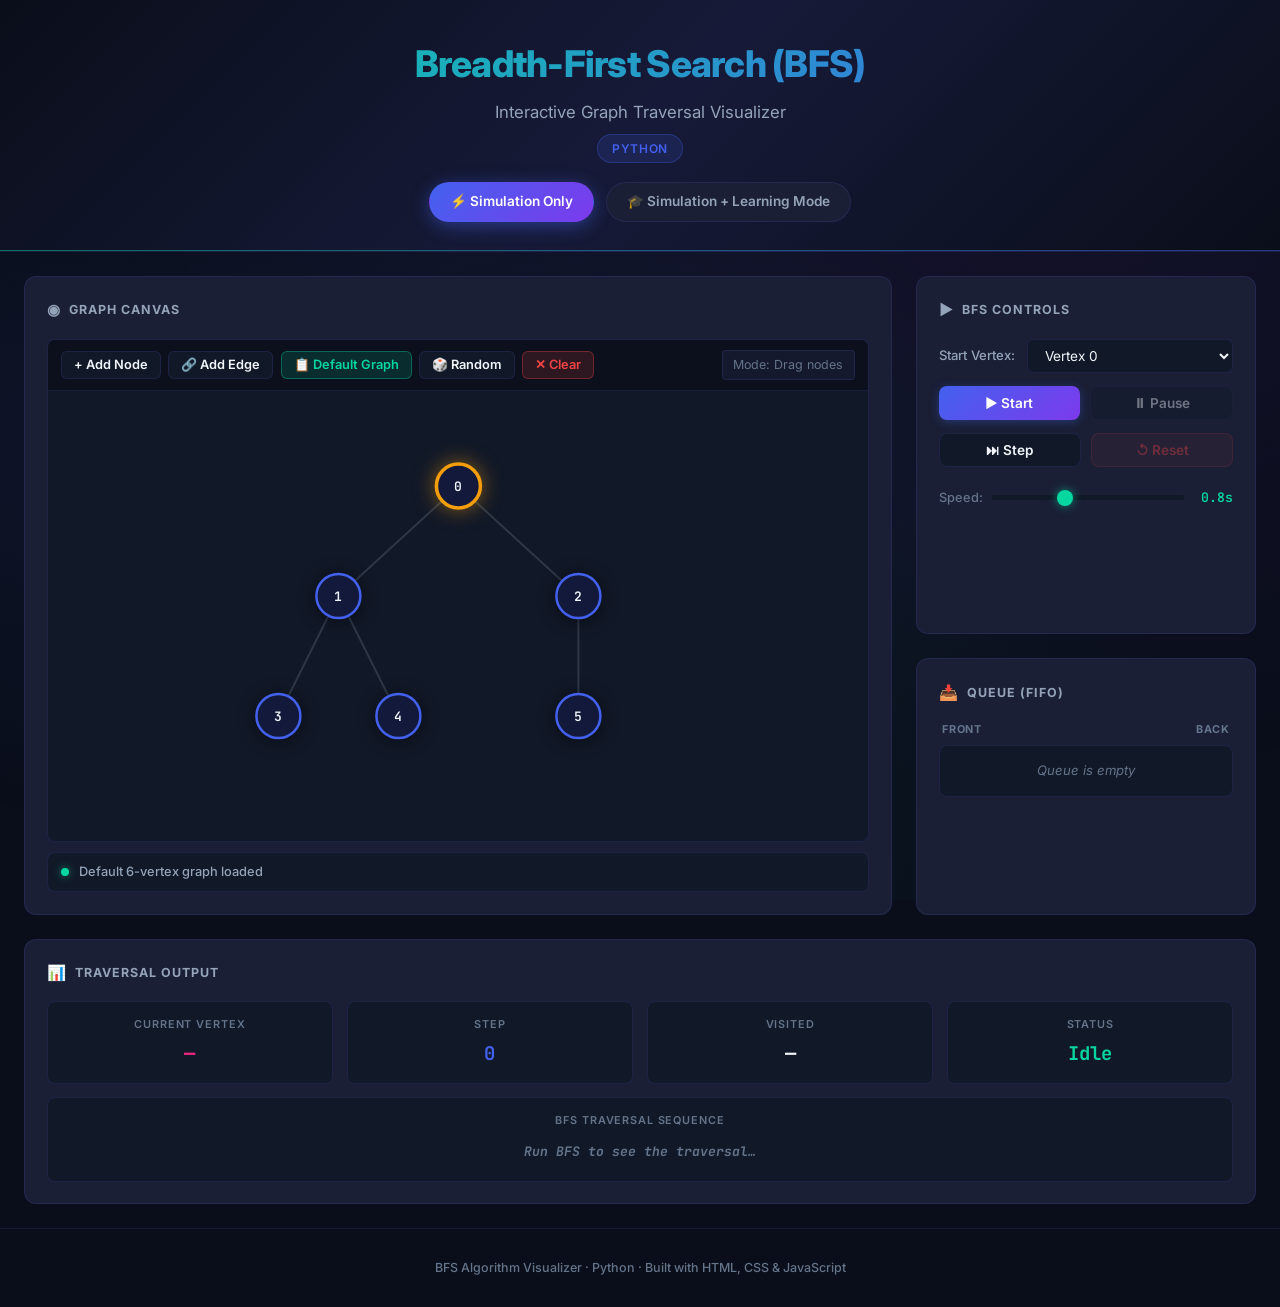
<file: index.html>
<!DOCTYPE html>
<html lang="en">
<head>
  <meta charset="UTF-8">
  <meta name="viewport" content="width=device-width, initial-scale=1.0">
  <meta http-equiv="refresh" content="0; url=visualization/index.html">
  <title>Breadth-First Search (BFS) Visualizer</title>
  <script>
    window.location.replace("visualization/index.html");
  </script>
  <style>
    body {
      background: #0a0e1a;
      color: #94a3b8;
      font-family: -apple-system, BlinkMacSystemFont, "Segoe UI", Roboto, sans-serif;
      display: flex;
      justify-content: center;
      align-items: center;
      height: 100vh;
      margin: 0;
      text-align: center;
    }
    a {
      color: #06d6a0;
      text-decoration: none;
      font-weight: 600;
    }
    a:hover {
      text-decoration: underline;
    }
  </style>
</head>
<body>
  <p>Redirecting to <a href="visualization/index.html">Breadth-First Search Visualizer</a>...</p>
</body>
</html>
</file>
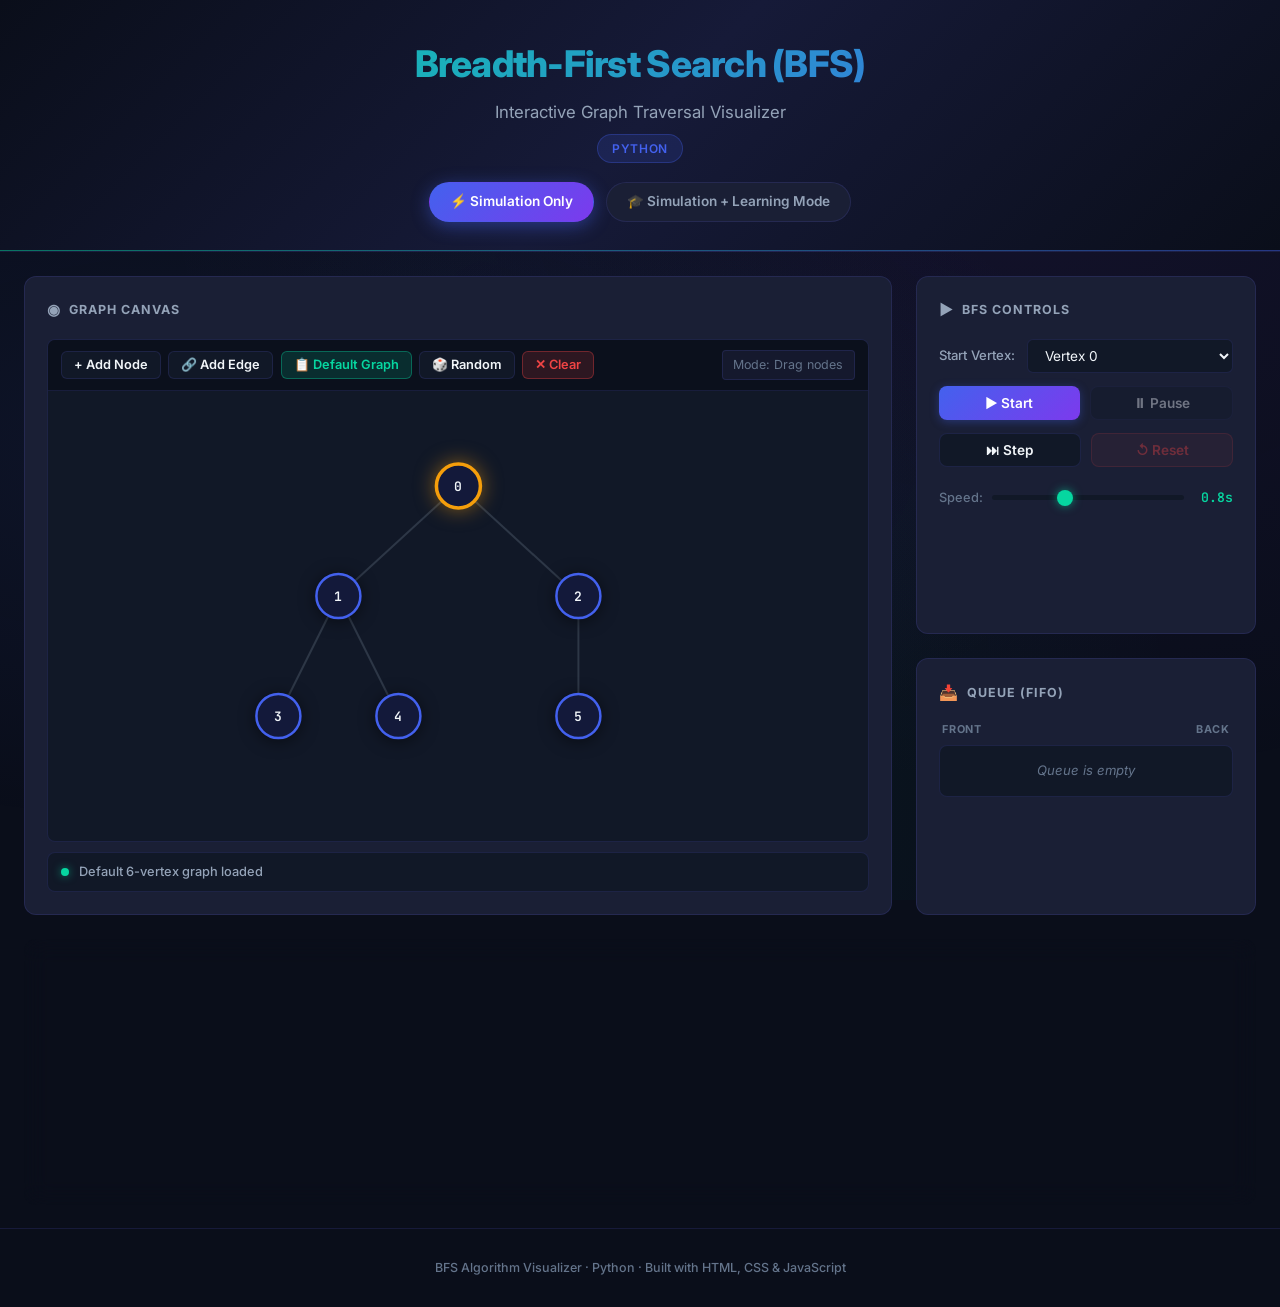
<file: visualization/index.html>
<!DOCTYPE html>
<html lang="en">
<head>
  <meta charset="UTF-8">
  <meta name="viewport" content="width=device-width, initial-scale=1.0">
  <meta name="description" content="Interactive Breadth-First Search (BFS) algorithm visualizer. Watch BFS traverse graphs in real-time with animated nodes, queue visualization, and traversal output. .">
  <title>BFS Visualizer — Graph Canvas</title>
  <link rel="stylesheet" href="style.css">
</head>
<body>

  <!-- ===== HEADER ===== -->
  <header class="header">
    <h1>Breadth-First Search (BFS)</h1>
    <p class="subtitle">Interactive Graph Traversal Visualizer</p>
    <span class="badge">Python</span>

    <nav class="page-nav">
      <a href="index.html" class="nav-link active">⚡ Simulation Only</a>
      <a href="learn.html" class="nav-link">🎓 Simulation + Learning Mode</a>
    </nav>
  </header>

  <!-- ===== MAIN APP ===== -->
  <main class="app-container">

    <!-- ── Graph Canvas ── -->
    <section class="graph-section card" id="graph-section">
      <div class="card-title"><span class="icon">◉</span> Graph Canvas</div>
      <div class="graph-canvas-wrapper" id="graph-canvas-wrapper">
        <div class="canvas-toolbar">
          <button class="btn btn-sm" id="btn-add-node" title="Click canvas to add node">+ Add Node</button>
          <button class="btn btn-sm" id="btn-add-edge" title="Click two nodes to connect">🔗 Add Edge</button>
          <button class="btn btn-sm btn-success" id="btn-load-default">📋 Default Graph</button>
          <button class="btn btn-sm" id="btn-random-graph">🎲 Random</button>
          <button class="btn btn-sm btn-danger" id="btn-clear-graph">✕ Clear</button>
          <div class="canvas-mode-info" id="canvas-mode-info">Mode: Drag nodes</div>
        </div>
        <svg id="graph-svg" xmlns="http://www.w3.org/2000/svg">
          <defs>
            <filter id="glow">
              <feGaussianBlur stdDeviation="3" result="coloredBlur"/>
              <feMerge>
                <feMergeNode in="coloredBlur"/>
                <feMergeNode in="SourceGraphic"/>
              </feMerge>
            </filter>
          </defs>
          <g id="edges-group"></g>
          <g id="nodes-group"></g>
        </svg>
      </div>
      <div class="status-bar">
        <div class="status-dot ready" id="status-dot"></div>
        <span class="status-text" id="status-text">Ready — add nodes or load a graph</span>
      </div>
    </section>

    <!-- ── Controls ── -->
    <section class="controls-section card" id="controls-section">
      <div class="card-title"><span class="icon">▶</span> BFS Controls</div>
      <div class="controls-grid">
        <div class="start-vertex-row">
          <label for="start-vertex-select">Start Vertex:</label>
          <select id="start-vertex-select"><option value="">— add nodes —</option></select>
        </div>
        <div class="controls-row">
          <button class="btn btn-primary" id="btn-start-bfs" disabled>▶ Start</button>
          <button class="btn" id="btn-pause-bfs" disabled>⏸ Pause</button>
        </div>
        <div class="controls-row">
          <button class="btn" id="btn-step-bfs" disabled>⏭ Step</button>
          <button class="btn btn-danger" id="btn-reset-bfs" disabled>↺ Reset</button>
        </div>
        <div class="speed-control">
          <label for="speed-slider">Speed:</label>
          <input type="range" id="speed-slider" min="100" max="2000" value="800" step="100">
          <span class="speed-label" id="speed-label">0.8s</span>
        </div>
      </div>
    </section>

    <!-- ── Queue ── -->
    <section class="queue-section card" id="queue-section">
      <div class="card-title"><span class="icon">📥</span> Queue (FIFO)</div>
      <div style="display:flex; justify-content:space-between; font-size:0.68rem; color:var(--text-muted); font-weight:700; letter-spacing:0.08em; margin-bottom:0.4rem; padding:0 0.2rem;">
        <span>FRONT</span>
        <span>BACK</span>
      </div>
      <div class="queue-container" id="queue-container">
        <span class="queue-empty" id="queue-empty-msg">Queue is empty</span>
      </div>
    </section>

    <!-- ── Output ── -->
    <section class="output-section card" id="output-section">
      <div class="card-title"><span class="icon">📊</span> Traversal Output</div>
      <div class="info-grid">
        <div class="info-item">
          <div class="label">Current Vertex</div>
          <div class="value highlight-pink" id="info-current">—</div>
        </div>
        <div class="info-item">
          <div class="label">Step</div>
          <div class="value highlight-blue" id="info-step">0</div>
        </div>
        <div class="info-item">
          <div class="label">Visited</div>
          <div class="value" id="info-visited">—</div>
        </div>
        <div class="info-item">
          <div class="label">Status</div>
          <div class="value highlight-cyan" id="info-status">Idle</div>
        </div>
        <div class="info-item" style="grid-column: 1 / -1;">
          <div class="label">BFS Traversal Sequence</div>
          <div class="value traversal-sequence" id="info-traversal">
            <span style="color: var(--text-muted); font-style: italic; font-size: 0.82rem;">Run BFS to see the traversal…</span>
          </div>
        </div>
      </div>
    </section>

  </main>

  <!-- ===== FOOTER ===== -->
  <footer class="footer">
    BFS Algorithm Visualizer · Python · Built with HTML, CSS & JavaScript
  </footer>

  <script src="script.js"></script>
</body>
</html>
</file>
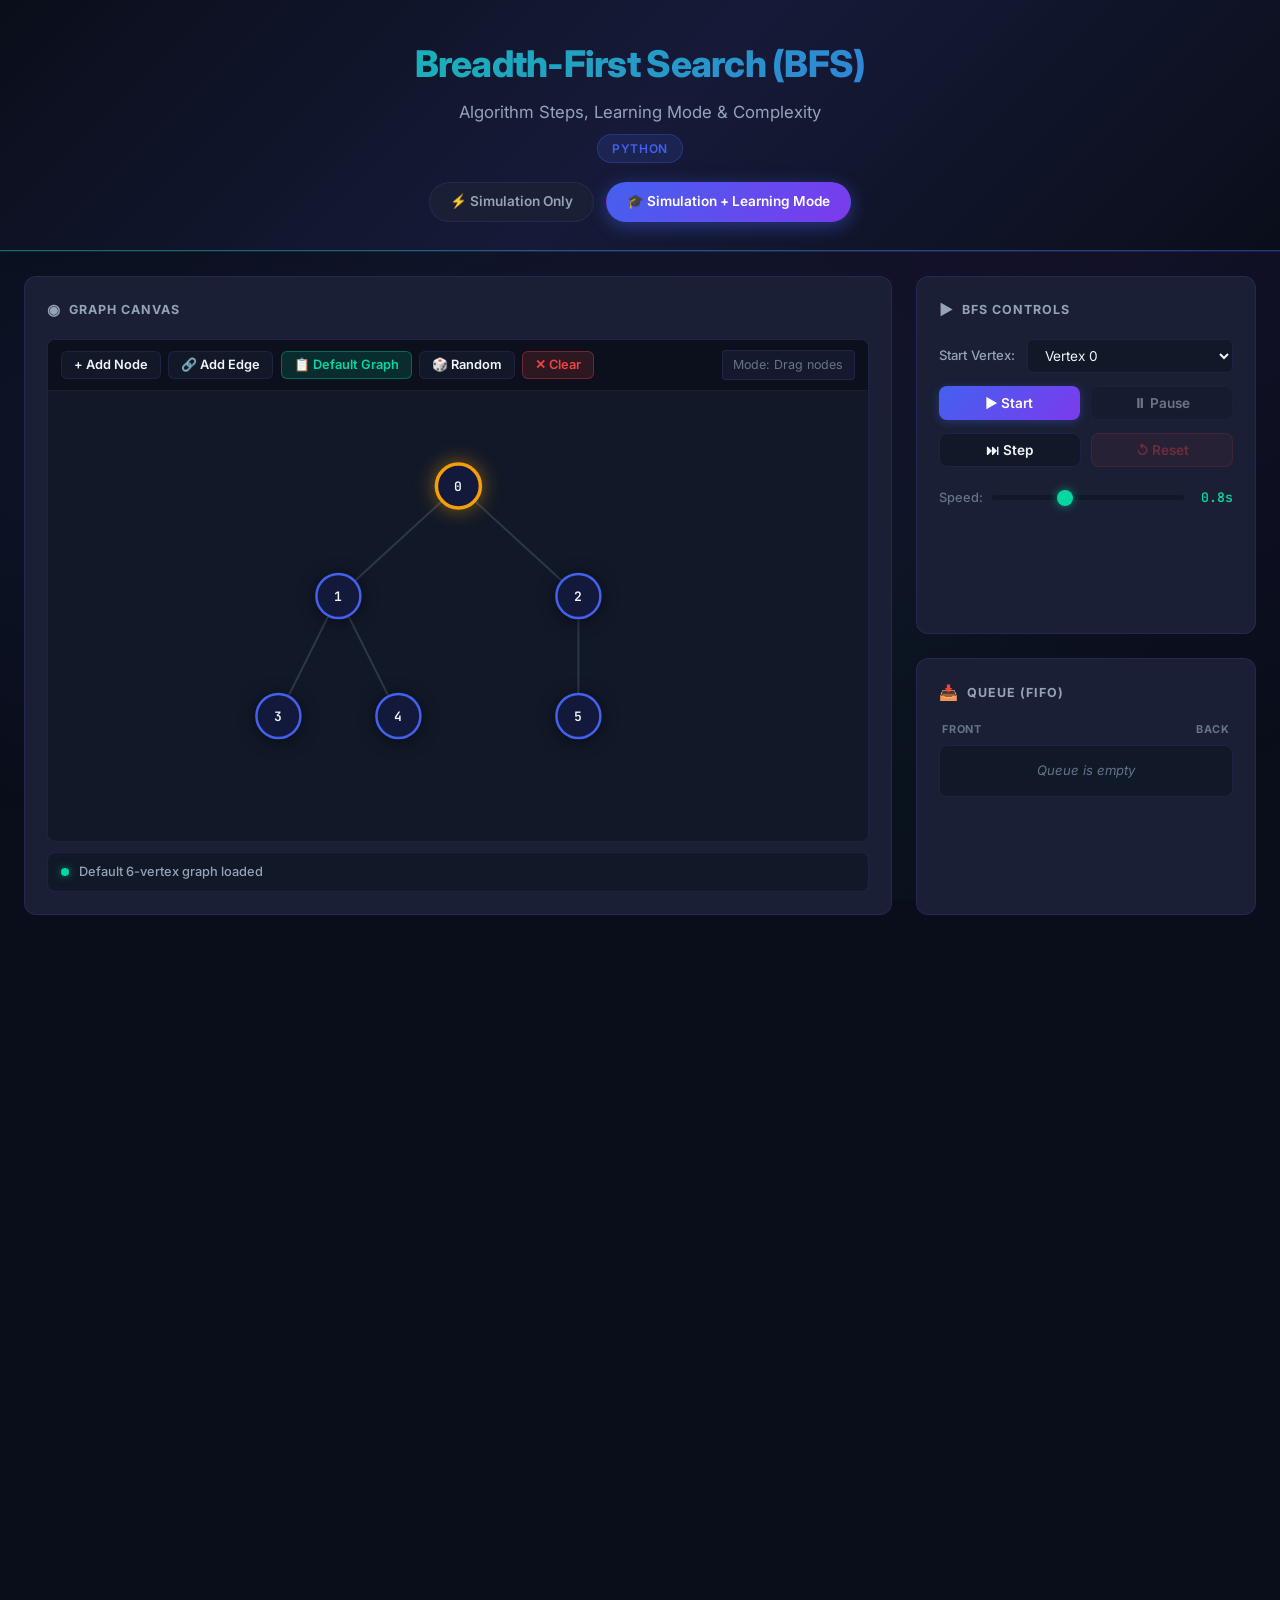
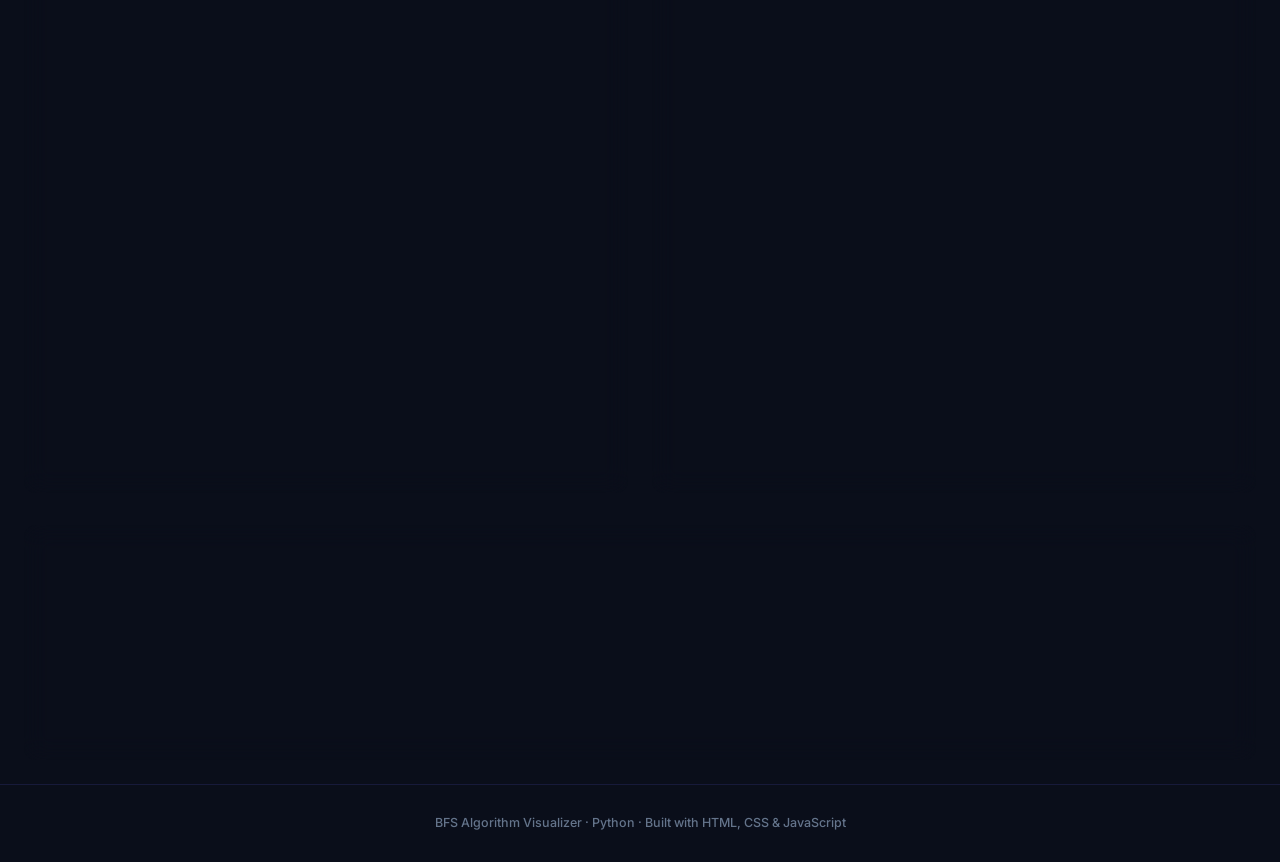
<file: visualization/learn.html>
<!DOCTYPE html>
<html lang="en">
<head>
  <meta charset="UTF-8">
  <meta name="viewport" content="width=device-width, initial-scale=1.0">
  <meta name="description" content="Learn BFS step-by-step with algorithm walkthrough, pseudocode highlighting, learning mode explanations, and complexity analysis. .">
  <title>BFS Visualizer — Learn & Complexity</title>
  <link rel="stylesheet" href="style.css">
</head>
<body>

  <!-- ===== HEADER ===== -->
  <header class="header">
    <h1>Breadth-First Search (BFS)</h1>
    <p class="subtitle">Algorithm Steps, Learning Mode & Complexity</p>
    <span class="badge">Python</span>

    <nav class="page-nav">
      <a href="index.html" class="nav-link">⚡ Simulation Only</a>
      <a href="learn.html" class="nav-link active">🎓 Simulation + Learning Mode</a>
    </nav>
  </header>

  <!-- ===== MAIN APP ===== -->
  <main class="app-container">

    <!-- ── Graph Canvas ── -->
    <section class="graph-section card" id="graph-section">
      <div class="card-title"><span class="icon">◉</span> Graph Canvas</div>
      <div class="graph-canvas-wrapper" id="graph-canvas-wrapper">
        <div class="canvas-toolbar">
          <button class="btn btn-sm" id="btn-add-node" title="Click canvas to add node">+ Add Node</button>
          <button class="btn btn-sm" id="btn-add-edge" title="Click two nodes to connect">🔗 Add Edge</button>
          <button class="btn btn-sm btn-success" id="btn-load-default">📋 Default Graph</button>
          <button class="btn btn-sm" id="btn-random-graph">🎲 Random</button>
          <button class="btn btn-sm btn-danger" id="btn-clear-graph">✕ Clear</button>
          <div class="canvas-mode-info" id="canvas-mode-info">Mode: Drag nodes</div>
        </div>
        <svg id="graph-svg" xmlns="http://www.w3.org/2000/svg">
          <defs>
            <filter id="glow">
              <feGaussianBlur stdDeviation="3" result="coloredBlur"/>
              <feMerge>
                <feMergeNode in="coloredBlur"/>
                <feMergeNode in="SourceGraphic"/>
              </feMerge>
            </filter>
          </defs>
          <g id="edges-group"></g>
          <g id="nodes-group"></g>
        </svg>
      </div>
      <div class="status-bar">
        <div class="status-dot ready" id="status-dot"></div>
        <span class="status-text" id="status-text">Ready — add nodes or load a graph</span>
      </div>
    </section>

    <!-- ── Controls ── -->
    <section class="controls-section card" id="controls-section">
      <div class="card-title"><span class="icon">▶</span> BFS Controls</div>
      <div class="controls-grid">
        <div class="start-vertex-row">
          <label for="start-vertex-select">Start Vertex:</label>
          <select id="start-vertex-select"><option value="">— add nodes —</option></select>
        </div>
        <div class="controls-row">
          <button class="btn btn-primary" id="btn-start-bfs" disabled>▶ Start</button>
          <button class="btn" id="btn-pause-bfs" disabled>⏸ Pause</button>
        </div>
        <div class="controls-row">
          <button class="btn" id="btn-step-bfs" disabled>⏭ Step</button>
          <button class="btn btn-danger" id="btn-reset-bfs" disabled>↺ Reset</button>
        </div>
        <div class="speed-control">
          <label for="speed-slider">Speed:</label>
          <input type="range" id="speed-slider" min="100" max="2000" value="800" step="100">
          <span class="speed-label" id="speed-label">0.8s</span>
        </div>
      </div>
    </section>

    <!-- ── Queue ── -->
    <section class="queue-section card" id="queue-section">
      <div class="card-title"><span class="icon">📥</span> Queue (FIFO)</div>
      <div style="display:flex; justify-content:space-between; font-size:0.68rem; color:var(--text-muted); font-weight:700; letter-spacing:0.08em; margin-bottom:0.4rem; padding:0 0.2rem;">
        <span>FRONT</span>
        <span>BACK</span>
      </div>
      <div class="queue-container" id="queue-container">
        <span class="queue-empty" id="queue-empty-msg">Queue is empty</span>
      </div>
    </section>

    <!-- ── Output ── -->
    <section class="output-section card" id="output-section">
      <div class="card-title"><span class="icon">📊</span> Traversal Output</div>
      <div class="info-grid">
        <div class="info-item">
          <div class="label">Current Vertex</div>
          <div class="value highlight-pink" id="info-current">—</div>
        </div>
        <div class="info-item">
          <div class="label">Step</div>
          <div class="value highlight-blue" id="info-step">0</div>
        </div>
        <div class="info-item">
          <div class="label">Visited</div>
          <div class="value" id="info-visited">—</div>
        </div>
        <div class="info-item">
          <div class="label">Status</div>
          <div class="value highlight-cyan" id="info-status">Idle</div>
        </div>
        <div class="info-item" style="grid-column: 1 / -1;">
          <div class="label">BFS Traversal Sequence</div>
          <div class="value traversal-sequence" id="info-traversal">
            <span style="color: var(--text-muted); font-style: italic; font-size: 0.82rem;">Run BFS to see the traversal…</span>
          </div>
        </div>
      </div>
    </section>

    <!-- ── Learning Mode ── -->
    <section class="learning-panel card" id="learning-panel">
      <div class="card-title"><span class="icon">🎓</span> Learning Mode</div>
      <div class="learning-toggle">
        <label class="toggle-switch">
          <input type="checkbox" id="learning-toggle" checked>
          <span class="toggle-slider"></span>
        </label>
        <label for="learning-toggle">Explain each step in plain English</label>
      </div>
      <div class="learning-message" id="learning-message">
        Build a graph and press <strong>Start</strong> to see step-by-step explanations of the BFS algorithm.
      </div>
    </section>

    <!-- ── Bottom Panels ── -->
    <div class="bottom-panels">

      <!-- Algorithm Steps & Pseudocode -->
      <section class="card algorithm-panel" id="algorithm-panel">
        <div class="card-title"><span class="icon">📖</span> Algorithm Steps &amp; Pseudocode</div>
        <ol class="steps-list" id="algo-steps">
          <li id="algo-step-1">Choose a starting vertex.</li>
          <li id="algo-step-2">Mark it as visited.</li>
          <li id="algo-step-3">Insert it into the queue.</li>
          <li id="algo-step-4">Remove the front vertex from the queue.</li>
          <li id="algo-step-5">Add its unvisited neighbours to the queue and mark them visited.</li>
          <li id="algo-step-6">Repeat until the queue is empty.</li>
        </ol>

        <div class="pseudocode" id="pseudocode">
          <span class="function">BFS</span>(Graph, start):<br>
          &nbsp;&nbsp;<span class="keyword">visited</span> = {start}<br>
          &nbsp;&nbsp;<span class="keyword">queue</span> = [start]<br>
          <br>
          &nbsp;&nbsp;<span class="keyword">while</span> queue <span class="keyword">is not empty</span>:<br>
          &nbsp;&nbsp;&nbsp;&nbsp;vertex = <span class="function">remove_front</span>(queue)<br>
          &nbsp;&nbsp;&nbsp;&nbsp;<span class="function">output</span>(vertex)<br>
          <br>
          &nbsp;&nbsp;<span class="keyword">for each</span> neighbour <span class="keyword">of</span> vertex:<br>
          &nbsp;&nbsp;&nbsp;&nbsp;&nbsp;&nbsp;<span class="keyword">if</span> neighbour <span class="keyword">is not</span> visited:<br>
          &nbsp;&nbsp;&nbsp;&nbsp;&nbsp;&nbsp;&nbsp;&nbsp;<span class="function">mark</span> neighbour as visited<br>
          &nbsp;&nbsp;&nbsp;&nbsp;&nbsp;&nbsp;&nbsp;&nbsp;<span class="function">add</span> neighbour to queue
        </div>
      </section>

      <!-- Complexity Analysis -->
      <section class="card" id="complexity-panel">
        <div class="card-title"><span class="icon">⚡</span> Complexity Analysis</div>
        <div class="complexity-grid">
          <div class="complexity-item">
            <div class="metric-label">Time Complexity</div>
            <div class="metric-value">O(V + E)</div>
            <div class="metric-note">Using adjacency list</div>
          </div>
          <div class="complexity-item">
            <div class="metric-label">Space Complexity</div>
            <div class="metric-value">O(V)</div>
            <div class="metric-note">Auxiliary space</div>
          </div>
          <div class="complexity-item">
            <div class="metric-label">Principle</div>
            <div class="metric-value" style="font-size: 0.9rem;">FIFO Queue</div>
            <div class="metric-note">First In, First Out</div>
          </div>
          <div class="complexity-item">
            <div class="metric-label">Application</div>
            <div class="metric-value" style="font-size: 0.85rem;">Shortest Paths</div>
            <div class="metric-note">Unweighted graphs</div>
          </div>
        </div>
        <div style="margin-top: 1rem; padding: 0.9rem; background: var(--bg-secondary); border-radius: var(--border-radius-sm); border: 1px solid var(--border-color);">
          <p style="font-size: 0.82rem; color: var(--text-secondary); line-height: 1.7;">
            <strong style="color: var(--accent-cyan);">Why O(V + E)?</strong> Each vertex is enqueued and dequeued exactly once (<em>O(V)</em>). For each vertex, we examine all its edges (<em>O(E)</em> total). Combined: <strong>O(V + E)</strong>.
          </p>
          <p style="font-size: 0.82rem; color: var(--text-secondary); line-height: 1.7; margin-top: 0.5rem;">
            <strong style="color: var(--accent-cyan);">Shortest paths:</strong> BFS finds the shortest path in terms of <em>number of edges</em> for unweighted graphs, because it explores vertices level by level.
          </p>
        </div>
      </section>

      <!-- Python Implementation Panel -->
      <section class="card python-panel" id="python-panel" style="grid-column: 1 / -1; margin-top: 0.5rem;">
        <div class="card-title"><span class="icon">🐍</span> Python Implementation (<a href="https://github.com/karthikrajj/breadth-first-search-python/blob/main/bfs.py" target="_blank" style="color:var(--accent-orange);text-decoration:none;">bfs.py</a>)</div>
        <div class="pseudocode" style="font-size: 0.85rem; line-height: 1.7;">
<span class="keyword">from</span> collections <span class="keyword">import</span> deque

<span class="keyword">def</span> <span class="function">bfs</span>(graph, start, num_vertices):
    <span class="comment"># Initialize visited set, FIFO queue, and traversal output</span>
    visited = <span class="function">set</span>()
    queue = <span class="function">deque</span>()
    traversal_order = []

    <span class="comment"># Step 1 &amp; 2: Mark start visited and enqueue</span>
    visited.<span class="function">add</span>(start)
    queue.<span class="function">append</span>(start)

    <span class="comment"># Step 3: Loop while queue is not empty (FIFO)</span>
    <span class="keyword">while</span> queue:
        vertex = queue.<span class="function">popleft</span>()  <span class="comment"># Dequeue front vertex</span>
        traversal_order.<span class="function">append</span>(vertex)

        <span class="comment"># Step 4: Explore unvisited neighbours level by level</span>
        <span class="keyword">for</span> neighbour <span class="keyword">in</span> graph[vertex]:
            <span class="keyword">if</span> neighbour <span class="keyword">not in</span> visited:
                visited.<span class="function">add</span>(neighbour)
                queue.<span class="function">append</span>(neighbour)  <span class="comment"># Enqueue neighbour</span>

    <span class="keyword">return</span> traversal_order
        </div>
      </section>
    </div>

  </main>

  <!-- ===== FOOTER ===== -->
  <footer class="footer">
    BFS Algorithm Visualizer · Python · Built with HTML, CSS & JavaScript
  </footer>

  <script src="script.js"></script>
</body>
</html>
</file>
<file: visualization/style.css>
@import url('https://fonts.googleapis.com/css2?family=Inter:wght@300;400;500;600;700;800&family=JetBrains+Mono:wght@400;500;600&display=swap');

:root {
  --bg-primary: #0a0e1a;
  --bg-secondary: #111827;
  --bg-card: #1a1f35;
  --bg-card-hover: #1f2545;
  --accent-cyan: #06d6a0;
  --accent-blue: #4361ee;
  --accent-violet: #7c3aed;
  --accent-pink: #f72585;
  --accent-amber: #f59e0b;
  --accent-red: #ef4444;
  --accent-green: #10b981;
  --text-primary: #f1f5f9;
  --text-secondary: #94a3b8;
  --text-muted: #64748b;
  --border-color: rgba(99, 102, 241, 0.15);
  --border-color-glow: rgba(6, 214, 160, 0.35);
  --gradient-primary: linear-gradient(135deg, #4361ee, #7c3aed);
  --gradient-accent: linear-gradient(135deg, #06d6a0, #4361ee);
  --gradient-header: linear-gradient(135deg, #0a0e1a 0%, #161a38 50%, #0a0e1a 100%);
  --shadow-glow-cyan: 0 0 20px rgba(6, 214, 160, 0.25);
  --shadow-glow-blue: 0 0 20px rgba(67, 97, 238, 0.3);
  --border-radius: 12px;
  --border-radius-sm: 8px;
  --transition-fast: 0.15s ease;
  --transition-normal: 0.3s ease;
}

*, *::before, *::after {
  margin: 0;
  padding: 0;
  box-sizing: border-box;
}

html {
  scroll-behavior: smooth;
  font-size: 16px;
}

body {
  font-family: 'Inter', -apple-system, BlinkMacSystemFont, sans-serif;
  background: var(--bg-primary);
  color: var(--text-primary);
  min-height: 100vh;
  line-height: 1.6;
  overflow-x: hidden;
}

body::before {
  content: '';
  position: fixed;
  top: 0;
  left: 0;
  width: 100%;
  height: 100%;
  background:
    radial-gradient(ellipse at 20% 50%, rgba(67, 97, 238, 0.08) 0%, transparent 60%),
    radial-gradient(ellipse at 80% 20%, rgba(124, 58, 237, 0.08) 0%, transparent 60%),
    radial-gradient(ellipse at 50% 80%, rgba(6, 214, 160, 0.05) 0%, transparent 60%);
  pointer-events: none;
  z-index: 0;
}

::-webkit-scrollbar {
  width: 6px;
  height: 6px;
}

::-webkit-scrollbar-track {
  background: var(--bg-primary);
}

::-webkit-scrollbar-thumb {
  background: var(--accent-blue);
  border-radius: 3px;
}

/* ─── Header ─────────────────────────────────────────────── */
.header {
  position: relative;
  text-align: center;
  padding: 2.2rem 1.5rem 1.8rem;
  background: var(--gradient-header);
  border-bottom: 1px solid var(--border-color);
  z-index: 1;
}

.header::after {
  content: '';
  position: absolute;
  bottom: 0;
  left: 0;
  width: 100%;
  height: 1px;
  background: var(--gradient-accent);
  opacity: 0.5;
}

.header h1 {
  font-size: 2.3rem;
  font-weight: 800;
  background: var(--gradient-accent);
  -webkit-background-clip: text;
  -webkit-text-fill-color: transparent;
  background-clip: text;
  letter-spacing: -0.02em;
  margin-bottom: 0.3rem;
}

.header .subtitle {
  font-size: 1.05rem;
  color: var(--text-secondary);
  margin-bottom: 0.5rem;
}

.header .badge {
  display: inline-block;
  padding: 0.25rem 0.85rem;
  background: rgba(67, 97, 238, 0.15);
  border: 1px solid rgba(67, 97, 238, 0.3);
  border-radius: 20px;
  font-size: 0.75rem;
  font-weight: 600;
  color: var(--accent-blue);
  letter-spacing: 0.06em;
  text-transform: uppercase;
}

/* ─── Page Navigation ─────────────────────────────────────── */
.page-nav {
  margin-top: 1.2rem;
  display: flex;
  justify-content: center;
  gap: 0.75rem;
  flex-wrap: wrap;
}

.nav-link {
  display: inline-flex;
  align-items: center;
  gap: 0.45rem;
  padding: 0.5rem 1.25rem;
  border-radius: 25px;
  font-size: 0.85rem;
  font-weight: 600;
  text-decoration: none;
  color: var(--text-secondary);
  background: var(--bg-card);
  border: 1px solid var(--border-color);
  transition: all var(--transition-normal);
  backdrop-filter: blur(8px);
}

.nav-link:hover {
  color: var(--text-primary);
  border-color: var(--accent-blue);
  background: var(--bg-card-hover);
  transform: translateY(-2px);
  box-shadow: var(--shadow-glow-blue);
}

.nav-link.active {
  color: #ffffff;
  background: var(--gradient-primary);
  border-color: transparent;
  box-shadow: 0 4px 18px rgba(67, 97, 238, 0.45);
}

/* ─── Layout ──────────────────────────────────────────────── */
.app-container {
  position: relative;
  z-index: 1;
  max-width: 1400px;
  margin: 0 auto;
  padding: 1.5rem;
  display: grid;
  grid-template-columns: 1fr 340px;
  gap: 1.5rem;
}

/* ─── Card ────────────────────────────────────────────────── */
.card {
  background: var(--bg-card);
  border: 1px solid var(--border-color);
  border-radius: var(--border-radius);
  padding: 1.35rem;
  backdrop-filter: blur(12px);
  transition: border-color var(--transition-normal), box-shadow var(--transition-normal);
}

.card:hover {
  border-color: rgba(99, 102, 241, 0.28);
  box-shadow: 0 0 25px rgba(67, 97, 238, 0.08);
}

.card-title {
  font-size: 0.78rem;
  font-weight: 700;
  text-transform: uppercase;
  letter-spacing: 0.08em;
  color: var(--text-secondary);
  margin-bottom: 1rem;
  display: flex;
  align-items: center;
  gap: 0.5rem;
}

.card-title .icon {
  font-size: 0.95rem;
}

/* ─── Section Grid Placements ─────────────────────────────── */
.graph-section {
  grid-column: 1;
  grid-row: 1 / 3;
}

.controls-section {
  grid-column: 2;
  grid-row: 1;
}

.queue-section {
  grid-column: 2;
  grid-row: 2;
}

.output-section {
  grid-column: 1 / -1;
}

.learning-panel {
  grid-column: 1 / -1;
}

.bottom-panels {
  grid-column: 1 / -1;
  display: grid;
  grid-template-columns: 1fr 1fr;
  gap: 1.5rem;
}

.python-panel {
  grid-column: 1 / -1;
}

/* ─── Graph Canvas Area ───────────────────────────────────── */
.graph-canvas-wrapper {
  position: relative;
  background: var(--bg-secondary);
  border-radius: var(--border-radius-sm);
  overflow: hidden;
  border: 1px solid var(--border-color);
  min-height: 450px;
}

.canvas-toolbar {
  display: flex;
  flex-wrap: wrap;
  gap: 0.45rem;
  padding: 0.65rem 0.85rem;
  background: rgba(10, 14, 26, 0.8);
  border-bottom: 1px solid var(--border-color);
  align-items: center;
}

.canvas-mode-info {
  margin-left: auto;
  font-size: 0.78rem;
  color: var(--text-muted);
  background: rgba(26, 31, 53, 0.7);
  padding: 0.25rem 0.65rem;
  border-radius: 4px;
  border: 1px solid var(--border-color);
}

#graph-svg {
  width: 100%;
  height: 450px;
  cursor: crosshair;
  display: block;
}

/* ─── SVG Nodes & Edges ───────────────────────────────────── */
.node-group {
  cursor: grab;
}

.node-group:active {
  cursor: grabbing;
}

.node-circle {
  fill: #13193a;
  stroke: var(--accent-blue);
  stroke-width: 2.5;
  transition: fill 0.3s ease, stroke 0.3s ease, stroke-width 0.25s ease;
  filter: drop-shadow(0 2px 8px rgba(0, 0, 0, 0.5));
}

.node-circle.start-node {
  stroke: var(--accent-amber);
  stroke-width: 3.5;
  filter: drop-shadow(0 0 10px rgba(245, 158, 11, 0.5));
}

.node-circle.visited {
  fill: rgba(67, 97, 238, 0.25);
  stroke: var(--accent-blue);
  stroke-width: 3;
}

.node-circle.current {
  fill: rgba(247, 37, 133, 0.35);
  stroke: var(--accent-pink);
  stroke-width: 3.5;
  filter: drop-shadow(0 0 14px rgba(247, 37, 133, 0.6));
}

.node-circle.queued {
  fill: rgba(6, 214, 160, 0.22);
  stroke: var(--accent-cyan);
  stroke-width: 3;
  animation: pulseQueued 0.5s ease;
}

.node-circle.selected {
  stroke: var(--accent-pink);
  stroke-width: 3;
  stroke-dasharray: 5 3;
}

@keyframes pulseQueued {
  0% { stroke-width: 2.5; }
  50% { stroke-width: 5; }
  100% { stroke-width: 3; }
}

.node-label {
  text-anchor: middle;
  dominant-baseline: central;
  fill: var(--text-primary);
  font-family: 'JetBrains Mono', 'Fira Code', monospace;
  font-size: 13px;
  font-weight: 600;
  pointer-events: none;
}

.edge-line {
  stroke: rgba(148, 163, 184, 0.22);
  stroke-width: 2;
  transition: stroke 0.3s ease, stroke-width 0.3s ease;
}

.edge-line.explored {
  stroke: rgba(67, 97, 238, 0.5);
  stroke-width: 2.5;
}

.edge-line.current-edge {
  stroke: var(--accent-pink);
  stroke-width: 3;
  filter: drop-shadow(0 0 8px rgba(247, 37, 133, 0.6));
}

/* ─── Buttons ─────────────────────────────────────────────── */
.btn {
  display: inline-flex;
  align-items: center;
  justify-content: center;
  gap: 0.4rem;
  padding: 0.5rem 1rem;
  background: var(--bg-secondary);
  color: var(--text-primary);
  border: 1px solid var(--border-color);
  border-radius: var(--border-radius-sm);
  font-size: 0.85rem;
  font-weight: 600;
  font-family: inherit;
  cursor: pointer;
  transition: all var(--transition-fast);
}

.btn:hover:not(:disabled) {
  background: var(--bg-card-hover);
  border-color: var(--accent-blue);
  transform: translateY(-1px);
}

.btn:disabled {
  opacity: 0.4;
  cursor: not-allowed;
  transform: none !important;
}

.btn-sm {
  padding: 0.35rem 0.75rem;
  font-size: 0.8rem;
  border-radius: 6px;
}

.btn-primary {
  background: var(--gradient-primary);
  color: #ffffff;
  border: none;
  box-shadow: 0 2px 10px rgba(67, 97, 238, 0.35);
}

.btn-primary:hover:not(:disabled) {
  box-shadow: 0 4px 16px rgba(67, 97, 238, 0.55);
}

.btn-success {
  background: rgba(6, 214, 160, 0.15);
  color: var(--accent-cyan);
  border-color: rgba(6, 214, 160, 0.35);
}

.btn-success:hover:not(:disabled) {
  background: rgba(6, 214, 160, 0.25);
  border-color: var(--accent-cyan);
}

.btn-danger {
  background: rgba(239, 68, 68, 0.15);
  color: var(--accent-red);
  border-color: rgba(239, 68, 68, 0.35);
}

.btn-danger:hover:not(:disabled) {
  background: rgba(239, 68, 68, 0.25);
  border-color: var(--accent-red);
}

/* ─── Controls Section ────────────────────────────────────── */
.controls-grid {
  display: flex;
  flex-direction: column;
  gap: 0.8rem;
}

.start-vertex-row {
  display: flex;
  align-items: center;
  justify-content: space-between;
  gap: 0.8rem;
}

.start-vertex-row label {
  font-size: 0.82rem;
  color: var(--text-secondary);
  font-weight: 500;
}

.start-vertex-row select {
  flex: 1;
  padding: 0.45rem 0.8rem;
  background: var(--bg-secondary);
  color: var(--text-primary);
  border: 1px solid var(--border-color);
  border-radius: 6px;
  font-size: 0.85rem;
  font-family: inherit;
  outline: none;
  cursor: pointer;
}

.start-vertex-row select:focus {
  border-color: var(--accent-blue);
}

.controls-row {
  display: flex;
  gap: 0.6rem;
}

.controls-row .btn {
  flex: 1;
}

.speed-control {
  display: flex;
  align-items: center;
  gap: 0.6rem;
  padding: 0.5rem 0;
}

.speed-control label {
  font-size: 0.8rem;
  color: var(--text-muted);
  font-weight: 500;
}

.speed-control input[type="range"] {
  flex: 1;
  -webkit-appearance: none;
  appearance: none;
  height: 5px;
  background: var(--bg-secondary);
  border-radius: 3px;
  outline: none;
}

.speed-control input[type="range"]::-webkit-slider-thumb {
  -webkit-appearance: none;
  width: 16px;
  height: 16px;
  border-radius: 50%;
  background: var(--accent-cyan);
  cursor: pointer;
  box-shadow: 0 0 10px rgba(6, 214, 160, 0.6);
}

.speed-label {
  font-size: 0.82rem;
  font-family: 'JetBrains Mono', monospace;
  color: var(--accent-cyan);
  font-weight: 600;
  min-width: 2.5rem;
  text-align: right;
}

/* ─── Queue Section ───────────────────────────────────────── */
.queue-container {
  display: flex;
  gap: 0.45rem;
  flex-wrap: wrap;
  align-items: center;
  min-height: 48px;
  padding: 0.6rem;
  background: var(--bg-secondary);
  border-radius: var(--border-radius-sm);
  border: 1px solid var(--border-color);
}

.queue-item {
  display: inline-flex;
  align-items: center;
  justify-content: center;
  width: 38px;
  height: 38px;
  border-radius: 8px;
  font-family: 'JetBrains Mono', monospace;
  font-size: 0.85rem;
  font-weight: 700;
  color: var(--accent-blue);
  background: rgba(67, 97, 238, 0.15);
  border: 1px solid rgba(67, 97, 238, 0.35);
  animation: queueSlideIn 0.25s ease;
}

.queue-item.front {
  color: var(--accent-cyan);
  background: rgba(6, 214, 160, 0.15);
  border-color: var(--accent-cyan);
  box-shadow: 0 0 12px rgba(6, 214, 160, 0.3);
}

.queue-empty {
  color: var(--text-muted);
  font-size: 0.82rem;
  font-style: italic;
  width: 100%;
  text-align: center;
  padding: 0.3rem;
}

@keyframes queueSlideIn {
  from { opacity: 0; transform: translateX(10px) scale(0.85); }
  to { opacity: 1; transform: translateX(0) scale(1); }
}

/* ─── Traversal Output ────────────────────────────────────── */
.info-grid {
  display: grid;
  grid-template-columns: repeat(4, 1fr);
  gap: 0.85rem;
}

.info-item {
  padding: 0.85rem;
  background: var(--bg-secondary);
  border-radius: var(--border-radius-sm);
  border: 1px solid var(--border-color);
  text-align: center;
}

.info-item .label {
  font-size: 0.68rem;
  text-transform: uppercase;
  letter-spacing: 0.08em;
  color: var(--text-muted);
  margin-bottom: 0.35rem;
  font-weight: 600;
}

.info-item .value {
  font-family: 'JetBrains Mono', monospace;
  font-size: 1.18rem;
  font-weight: 700;
  color: var(--text-primary);
}

.highlight-pink { color: var(--accent-pink) !important; }
.highlight-blue { color: var(--accent-blue) !important; }
.highlight-cyan { color: var(--accent-cyan) !important; }

.traversal-sequence {
  font-size: 0.9rem !important;
  display: flex;
  flex-wrap: wrap;
  align-items: center;
  justify-content: center;
  gap: 0.35rem;
  min-height: 2rem;
}

.traversal-item {
  display: inline-flex;
  align-items: center;
  justify-content: center;
  padding: 0.2rem 0.65rem;
  background: rgba(67, 97, 238, 0.15);
  border: 1px solid rgba(67, 97, 238, 0.3);
  border-radius: 6px;
  font-family: 'JetBrains Mono', monospace;
  font-size: 0.85rem;
  font-weight: 600;
  color: var(--accent-cyan);
  animation: fadeIn 0.3s ease;
}

.traversal-arrow {
  color: var(--text-muted);
  font-size: 0.75rem;
}

@keyframes fadeIn {
  from { opacity: 0; transform: translateY(4px); }
  to { opacity: 1; transform: translateY(0); }
}

/* ─── Learning Mode ───────────────────────────────────────── */
.learning-toggle {
  display: flex;
  align-items: center;
  gap: 0.7rem;
  margin-bottom: 0.85rem;
}

.learning-toggle label {
  font-size: 0.85rem;
  color: var(--text-secondary);
  cursor: pointer;
  font-weight: 500;
}

.toggle-switch {
  position: relative;
  width: 42px;
  height: 24px;
}

.toggle-switch input {
  opacity: 0;
  width: 0;
  height: 0;
}

.toggle-slider {
  position: absolute;
  inset: 0;
  background: var(--bg-secondary);
  border: 1px solid var(--border-color);
  border-radius: 24px;
  cursor: pointer;
  transition: all var(--transition-normal);
}

.toggle-slider::before {
  content: '';
  position: absolute;
  left: 3px;
  top: 3px;
  width: 16px;
  height: 16px;
  background: var(--text-muted);
  border-radius: 50%;
  transition: all var(--transition-normal);
}

.toggle-switch input:checked + .toggle-slider {
  background: rgba(6, 214, 160, 0.2);
  border-color: var(--accent-cyan);
}

.toggle-switch input:checked + .toggle-slider::before {
  transform: translateX(18px);
  background: var(--accent-cyan);
  box-shadow: 0 0 8px var(--accent-cyan);
}

.learning-message {
  padding: 1.1rem 1.25rem;
  background: var(--bg-secondary);
  border: 1px solid var(--border-color);
  border-left: 3px solid var(--accent-pink);
  border-radius: var(--border-radius-sm);
  font-size: 0.9rem;
  line-height: 1.7;
  color: var(--text-primary);
  min-height: 60px;
  display: block;
  transition: all var(--transition-normal);
}

.learning-message.active {
  border-left-color: var(--accent-pink);
  background: rgba(17, 24, 39, 0.95);
}

/* ─── Algorithm Steps & Pseudocode ────────────────────────── */
.algorithm-panel .steps-list {
  list-style: none;
  counter-reset: step;
}

.algorithm-panel .steps-list li {
  counter-increment: step;
  padding: 0.55rem 0.5rem 0.55rem 2.6rem;
  position: relative;
  font-size: 0.85rem;
  color: var(--text-secondary);
  border-left: 2px solid var(--border-color);
  margin-left: 0.75rem;
  transition: all var(--transition-normal);
}

.algorithm-panel .steps-list li::before {
  content: counter(step);
  position: absolute;
  left: -0.95rem;
  top: 0.5rem;
  width: 1.6rem;
  height: 1.6rem;
  background: var(--bg-card);
  border: 2px solid var(--border-color);
  border-radius: 50%;
  display: flex;
  align-items: center;
  justify-content: center;
  font-size: 0.72rem;
  font-weight: 700;
  color: var(--text-muted);
  font-family: 'JetBrains Mono', monospace;
}

.algorithm-panel .steps-list li.active {
  color: var(--text-primary);
  border-left-color: var(--accent-cyan);
}

.algorithm-panel .steps-list li.active::before {
  background: rgba(6, 214, 160, 0.2);
  border-color: var(--accent-cyan);
  color: var(--accent-cyan);
  box-shadow: 0 0 10px rgba(6, 214, 160, 0.4);
}

.algorithm-panel .steps-list li.completed {
  color: var(--text-secondary);
  border-left-color: rgba(6, 214, 160, 0.35);
}

.algorithm-panel .steps-list li.completed::before {
  content: '✓';
  background: rgba(6, 214, 160, 0.12);
  border-color: var(--accent-cyan);
  color: var(--accent-cyan);
}

.pseudocode {
  background: var(--bg-secondary);
  border: 1px solid var(--border-color);
  border-radius: var(--border-radius-sm);
  padding: 1rem;
  margin-top: 1rem;
  font-family: 'JetBrains Mono', 'Fira Code', monospace;
  font-size: 0.8rem;
  line-height: 1.85;
  color: var(--text-secondary);
}

.pseudocode .keyword {
  color: var(--accent-pink);
  font-weight: 600;
}

.pseudocode .function {
  color: var(--accent-cyan);
  font-weight: 600;
}

.pseudocode .comment {
  color: var(--text-muted);
  font-style: italic;
}

.pseudo-line {
  display: block;
  padding: 0 0.5rem;
  border-left: 2px solid transparent;
  transition: all var(--transition-fast);
}

.pseudocode .highlight-line {
  background: rgba(6, 214, 160, 0.15);
  border-left: 3px solid var(--accent-cyan);
  color: var(--text-primary);
  margin: 0 -1rem;
  padding: 0 1rem;
  display: block;
}

/* ─── Complexity Panel ────────────────────────────────────── */
.complexity-grid {
  display: grid;
  grid-template-columns: 1fr 1fr;
  gap: 0.85rem;
}

.complexity-item {
  padding: 0.9rem;
  background: var(--bg-secondary);
  border: 1px solid var(--border-color);
  border-radius: var(--border-radius-sm);
  text-align: center;
  transition: border-color var(--transition-normal);
}

.complexity-item:hover {
  border-color: rgba(6, 214, 160, 0.35);
}

.complexity-item .metric-label {
  font-size: 0.68rem;
  text-transform: uppercase;
  letter-spacing: 0.08em;
  color: var(--text-muted);
  margin-bottom: 0.35rem;
  font-weight: 600;
}

.complexity-item .metric-value {
  font-family: 'JetBrains Mono', monospace;
  font-size: 1.18rem;
  font-weight: 700;
  color: var(--accent-cyan);
}

.complexity-item .metric-note {
  font-size: 0.72rem;
  color: var(--text-muted);
  margin-top: 0.3rem;
}

.complexity-note-box {
  margin-top: 1rem;
  padding: 0.95rem;
  background: var(--bg-secondary);
  border-radius: var(--border-radius-sm);
  border: 1px solid var(--border-color);
  font-size: 0.83rem;
  color: var(--text-secondary);
  line-height: 1.7;
}

.cyan-text {
  color: var(--accent-cyan) !important;
}

/* ─── Status Bar ──────────────────────────────────────────── */
.status-bar {
  display: flex;
  align-items: center;
  gap: 0.6rem;
  padding: 0.55rem 0.85rem;
  margin-top: 0.6rem;
  background: var(--bg-secondary);
  border-radius: var(--border-radius-sm);
  border: 1px solid var(--border-color);
  font-size: 0.8rem;
}

.status-dot {
  width: 8px;
  height: 8px;
  border-radius: 50%;
  background: var(--text-muted);
  flex-shrink: 0;
}

.status-dot.ready {
  background: var(--accent-cyan);
  box-shadow: 0 0 8px rgba(6, 214, 160, 0.6);
}

.status-dot.running {
  background: var(--accent-pink);
  box-shadow: 0 0 8px rgba(247, 37, 133, 0.6);
  animation: blink 1s ease-in-out infinite;
}

.status-dot.paused {
  background: var(--accent-amber);
  box-shadow: 0 0 8px rgba(245, 158, 11, 0.6);
}

.status-dot.done {
  background: var(--accent-cyan);
  box-shadow: 0 0 8px rgba(6, 214, 160, 0.6);
}

@keyframes blink {
  0%, 100% { opacity: 1; }
  50% { opacity: 0.35; }
}

.status-text {
  color: var(--text-secondary);
  font-weight: 500;
}

/* ─── Footer ──────────────────────────────────────────────── */
.footer {
  position: relative;
  z-index: 1;
  text-align: center;
  padding: 1.8rem;
  color: var(--text-muted);
  font-size: 0.78rem;
  border-top: 1px solid var(--border-color);
  font-weight: 500;
}

/* ─── Responsive ──────────────────────────────────────────── */
@media (max-width: 960px) {
  .app-container {
    grid-template-columns: 1fr;
  }

  .graph-section {
    grid-column: 1;
    grid-row: auto;
  }

  .controls-section,
  .queue-section {
    grid-column: 1;
    grid-row: auto;
  }

  .output-section {
    grid-column: 1;
  }

  .bottom-panels {
    grid-template-columns: 1fr;
  }
}

@media (max-width: 600px) {
  .app-container {
    padding: 0.75rem;
    gap: 1rem;
  }

  .header h1 {
    font-size: 1.6rem;
  }

  #graph-svg {
    height: 320px;
  }

  .info-grid {
    grid-template-columns: 1fr 1fr;
  }

  .complexity-grid {
    grid-template-columns: 1fr;
  }
}
</file>
